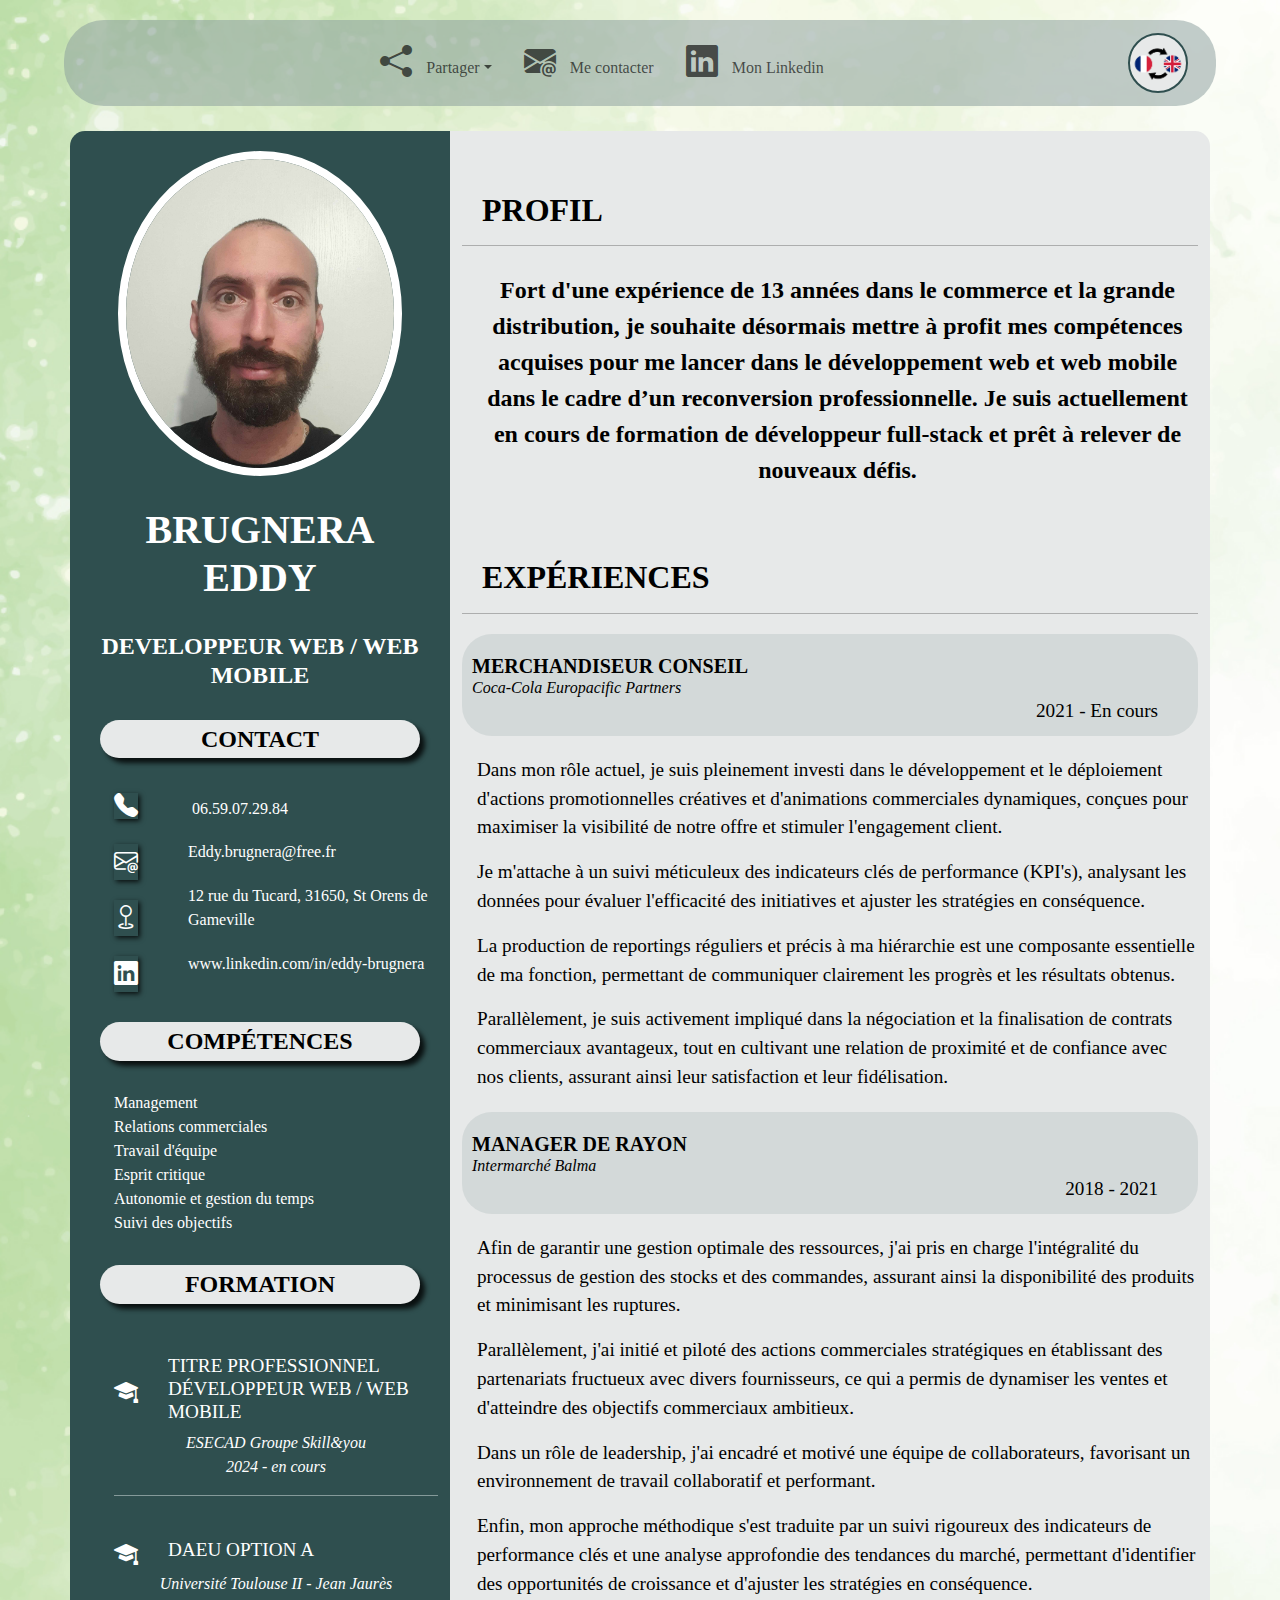
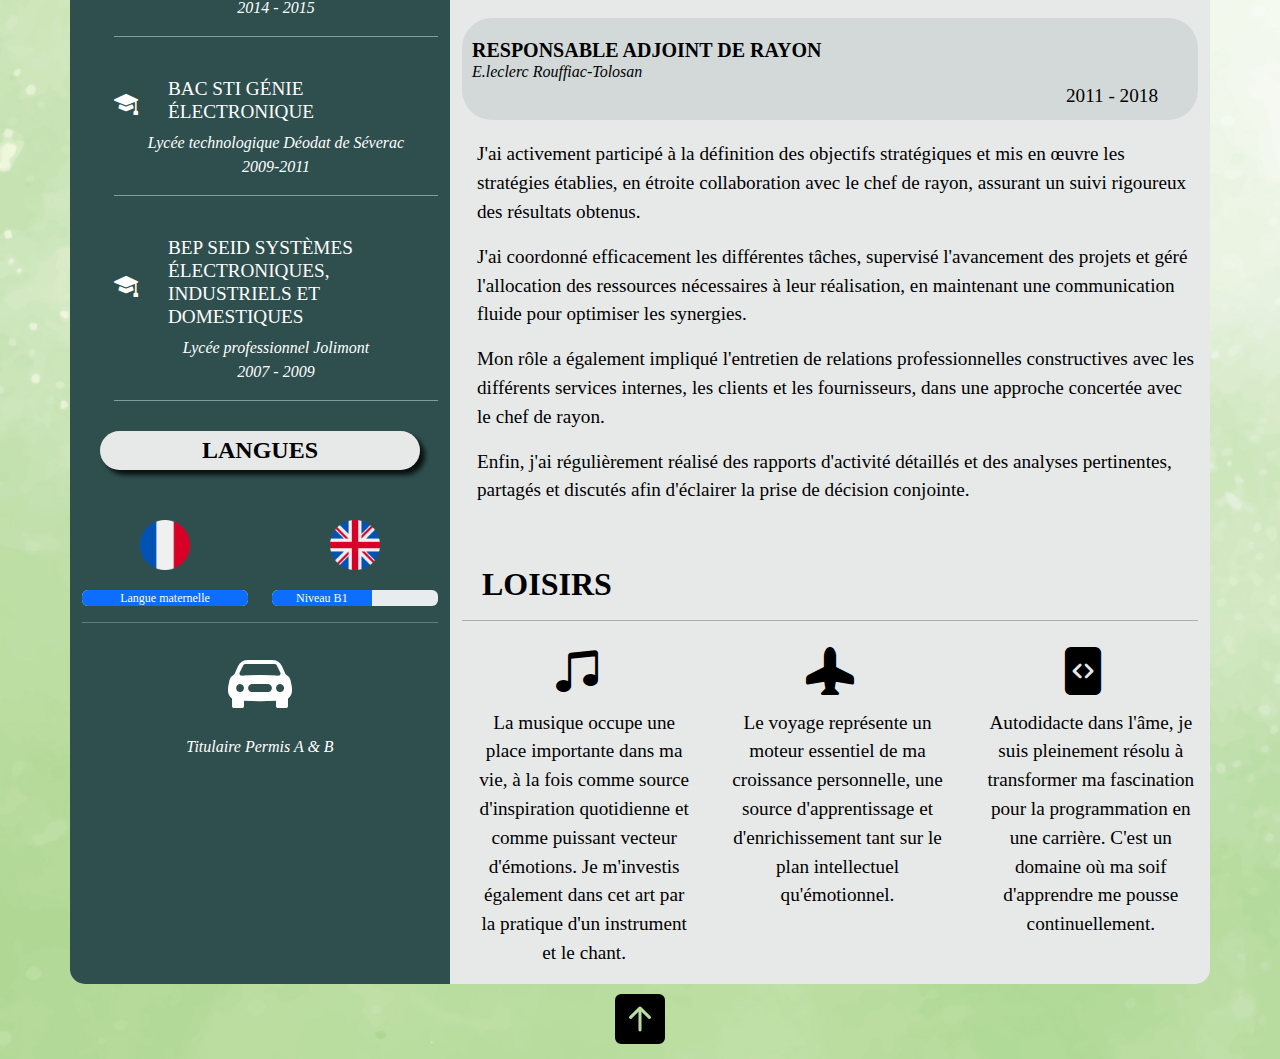
<file: index.html>
<!DOCTYPE html>
<html lang="fr">

<head>
    <meta charset="UTF-8">
    <meta name="viewport" content="width=device-width, initial-scale=1.0">
    <meta name="robots" content="noindex, nofollow">
    <title>Français - CV Brugnera Eddy</title>
    <link href="https://cdn.jsdelivr.net/npm/bootstrap@5.3.3/dist/css/bootstrap.min.css" rel="stylesheet">
    <link rel="stylesheet" href="https://cdn.jsdelivr.net/npm/bootstrap-icons@1.13.1/font/bootstrap-icons.min.css">
    <link href="css/styles.css" rel="stylesheet" type="text/css">
    <link rel="icon" type="image/x-icon" href="./img/favicon.ico">
    <link rel="preconnect" href="https://fonts.googleapis.com">
    <link rel="preconnect" href="https://fonts.gstatic.com" crossorigin>
    <link href="https://fonts.googleapis.com/css2?family=Great+Vibes&family=Tinos:ital,wght@0,400;0,700;1,400;1,700&display=swap" rel="stylesheet">
</head>

<body>
    <!-- ▬▬▬▬▬▬▬▬▬▬▬▬▬▬▬▬▬▬▬▬▬▬▬▬▬▬▬▬▬▬▬▬▬▬▬▬▬▬▬ -->
    <!-- ▬▬▬▬▬▬▬▬▬ BARRE DE NAVIGATION ▬▬▬▬▬▬▬▬▬ -->
    <!-- ▬▬▬▬▬▬▬▬▬▬▬▬▬▬▬▬▬▬▬▬▬▬▬▬▬▬▬▬▬▬▬▬▬▬▬▬▬▬▬ -->
    <nav class="navbar navbar-expand-lg" id="top">
        <div class="container-fluid">
            <button class="navbar-toggler ms-auto" type="button" data-bs-toggle="collapse" data-bs-target="#navbarNav" aria-controls="navbarNav" aria-expanded="false" aria-label="Toggle navigation">
                <span class="navbar-toggler-icon"></span>
            </button>
            <div class="collapse navbar-collapse justify-content-center" id="navbarNav">
                <ul class="navbar-nav nav-underline">
                    <li class="nav-item dropdown-center">
                        <a class="nav-link dropdown-toggle" href="#" role="button" data-bs-toggle="dropdown" aria-expanded="false"><span class=" nav-icon bi-share-fill"></span> Partager</a>
                        <ul class="dropdown-menu">
                            <li>
                                <a class="dropdown-item" href="mailto:?subject=CV%20en%20ligne%20Mr%20BRUGNERA%20EDDY&body=Bonjour,%0D%0A%0D%0AVeuillez%20trouver%20ci-dessous%20le%20lien%20vers%20le%20CV%20de%20monsieur%20Brugnera%20Eddy%20:%0D%0A%0D%0Ahttp://cv-bootstrap-anglais-francais.local%0D%0A%0D%0ACordialement." target="_blank">&#9644; E-mail &#9644;</a>
                            </li>
                            <li>
                                <a class="dropdown-item" href="https://www.linkedin.com/shareArticle?mini=true&url=http://cv-bootstrap-anglais-francais.local/&title=CV%20de%20monsieur%20Brugnera%20Eddy&summary=Voici%20le%20CV%20de%20monsieur%20Brugnera%20Eddy,%20consultable%20%C3%A0%27adresse%20suivante:%0D%0Ahttp://cv-bootstrap-anglais-francais.local/%0D%0ACordialement.&source=MonCV" target="_blank">&#9644; Linkedin &#9644;</a>
                            </li>
                        </ul>
                    </li>
                    <li class="nav-item">
                        <a class="nav-link" href="mailto:Eddy.brugnera@free.fr"><span class="nav-icon bi-envelope-at-fill"></span> Me contacter</a>
                    </li>
                    <li class="nav-item">
                        <a class="nav-link" href="https://www.linkedin.com/in/eddy-brugnera" target="_blank"><span class="nav-icon bi-linkedin"></span> Mon Linkedin</a>
                    </li>
                </ul>
            </div>
            <a class="navbar-brand order-lg-last" href="./Cv-English-version.html">
                <img src="./img/flag-switch.png" alt="Commutateur anglais-francais" class="switch-flag">
            </a>
        </div>
    </nav>
    <!-- ▬▬▬▬▬▬▬▬▬▬▬▬▬▬▬▬▬▬▬▬▬▬▬▬▬▬▬▬▬▬▬▬▬▬▬▬▬▬▬▬▬▬▬▬▬ -->
    <!-- ▬▬▬▬▬▬▬▬▬▬▬▬ CONTAINER PRINCIPAL ▬▬▬▬▬▬▬▬▬▬▬▬ -->
    <!-- ▬▬▬▬▬▬▬▬▬▬▬▬▬▬▬▬▬▬▬▬▬▬▬▬▬▬▬▬▬▬▬▬▬▬▬▬▬▬▬▬▬▬▬▬▬ -->
    <div class="container">
        <div class="row">

            <!-- ▬▬▬▬▬▬▬▬▬▬▬▬ PARTIE GAUCHE ▬▬▬▬▬▬▬▬▬▬▬▬ -->
            <div class="col-lg-4 col-m-6 left-side">
                <!-- PROFIL -->
                <div>
                    <img src="./img/Photo_id.jpg" alt="photo de profil" class="photo-profil">
                    <h1>Brugnera Eddy</h1>
                    <h4>Developpeur Web / Web mobile</h4>
                </div>
                <!-- CONTACT -->
                <div>
                    <h5>Contact</h5>
                    <ul>
                        <li>
                            <span class="contact-icon bi-telephone-fill"></span>
                            <span>06.59.07.29.84</span>
                        </li>
                        <li>
                            <a href="mailto:Eddy.brugnera@free.fr" target="_blank" class="d-flex align-items-center">
                                <span class="contact-icon bi-envelope-at"></span>
                                <span>Eddy.brugnera@free.fr</span>
                            </a>
                        </li>
                        <li>
                            <a href="https://www.google.fr/maps/place/..." target="_blank" class="d-flex align-items-center">
                                <span class="contact-icon bi-geo"></span>
                                <span>12 rue du Tucard, 31650, St Orens de Gameville</span>
                            </a>
                        </li>
                        <li>
                            <a href="https://www.linkedin.com/in/eddy-brugnera" target="_blank" class="d-flex align-items-center">
                                <span class="contact-icon bi-linkedin"></span>
                                <span>www.linkedin.com/in/eddy-brugnera</span>
                            </a>
                        </li>
                    </ul>
                </div>
                <!-- COMPETENCES -->
                <div>
                    <h5>Compétences</h5>
                    <ul>
                        <li>Management</li>
                        <li>Relations commerciales</li>
                        <li>Travail d'équipe</li>
                        <li>Esprit critique</li>
                        <li>Autonomie et gestion du temps</li>
                        <li>Suivi des objectifs</li>
                    </ul>
                </div>
                <!-- FORMATION -->
                <div>
                    <h5>Formation</h5>
                    <ul>
                        <li class="list-item">
                            <div class="d-flex align-items-center">
                                <span class="school-icon bi-mortarboard-fill"></span>
                                <h6>Titre professionnel Développeur Web / Web mobile</h6>
                            </div>
                            <p>
                                ESECAD Groupe Skill&you <br>
                                2024 - en cours
                            </p>
                        </li>
                        <li class="list-item">
                            <div class="d-flex align-items-center">
                                <span class="school-icon bi-mortarboard-fill"></span>
                                <h6>DAEU option A</h6>
                            </div>
                            <p>
                                Université Toulouse II - Jean Jaurès<br>
                                2014 - 2015
                            </p>
                        </li>
                        <li class="list-item">
                            <div class="d-flex align-items-center">
                                <span class="school-icon bi-mortarboard-fill"></span>
                                <h6>BAC STI Génie Électronique</h6>
                            </div>
                            <p>
                                Lycée technologique Déodat de Séverac<br>
                                2009-2011
                            </p>
                        </li>
                        <li class="list-item">
                            <div class="d-flex align-items-center">
                                <span class="school-icon bi-mortarboard-fill"></span>
                                <h6>BEP SEID Systèmes Électroniques, Industriels et Domestiques</h6>
                            </div>
                            <p>
                                Lycée professionnel Jolimont<br>
                                2007 - 2009
                            </p>
                        </li>
                    </ul>
                </div>
                <!-- LANGUES -->
                <div>
                    <h5>langues</h5>
                    <div class="row">
                        <div class="col-xl-6 col-md-12">
                            <img src="img/france.png" class="lang-icon" alt="logo drapeau français">
                            <div class="progress" role="progressbar" aria-label="Example with label" aria-valuenow="5" aria-valuemin="0" aria-valuemax="5">
                                <div class="progress-bar" style="width: 100%">Langue maternelle</div>
                            </div>
                        </div>
                        <div class="col-xl-6 col-md-12">
                            <img src="img/royaume-uni.png" class="lang-icon" alt="logo drapeau anglais">
                            <div class="progress" role="progressbar" aria-label="Example with label" aria-valuenow="3" aria-valuemin="0" aria-valuemax="5">
                                <div class="progress-bar" style="width: 60%">Niveau B1</div>
                            </div>
                        </div>
                    </div>
                </div>
                <hr>
                <!-- COMPLEMENT -->
                <div>
                    <span class="car-icon bi-car-front-fill"></span>
                    <p>Titulaire Permis A & B</p>
                </div>
            </div>

            <!-- ▬▬▬▬▬▬▬▬▬▬▬▬ PARTIE DROITE ▬▬▬▬▬▬▬▬▬▬▬▬ -->
            <div class="col-lg-8 col-m-6 right-side">
                <!-- INTRO -->
                <div>
                    <h4>Profil</h4>
                    <hr>
                    <p class="intro">
                        Fort d'une expérience de 13 années dans le commerce et la grande
                        distribution, je souhaite désormais mettre à profit mes compétences acquises
                        pour me lancer dans le développement web et web mobile dans le cadre d’un
                        reconversion professionnelle. Je suis actuellement en cours de formation de
                        développeur full-stack et prêt à relever de nouveaux défis.
                    </p>
                </div>
                <!-- EXPERIENCES -->
                <div>
                    <h4>Expériences</h4>
                    <hr>
                    <ul>
                        <li>
                            <div class="header-exp">
                                <h5>Merchandiseur conseil</h5>
                                <a href="#" data-bs-toggle="modal" data-bs-target="#ModalCCEP">
                                    <h6>Coca-Cola Europacific Partners</h6>
                                </a>
                                <span class="date">2021 - En cours</span>
                            </div>
                            <div class="modal fade" id="ModalCCEP" tabindex="-1" aria-labelledby="ModalCCEPLabel" aria-hidden="true"> <!-- FENETRE MODAL -->
                                <div class="modal-dialog modal-dialog-centered">
                                    <div class="modal-content">
                                        <div class="modal-header">
                                            <img src="./img/logo-v2.svg" alt="" class="img-modal">
                                            <h6 class="modal-title" id="ModalCCEPLabel"> Informations sur Coca-Cola Europacific Partners</h6>
                                            <button type="button" class="btn-close" data-bs-dismiss="modal" aria-label="Close"></button>
                                        </div>
                                        <div class="modal-body">
                                            <p class="d-flex align-items-center">
                                                <span class="modal-icon bi-geo"></span>
                                                9 Chem. de Bretagne, 92130 Issy-les-Moulineaux
                                            </p>
                                            <p class="d-flex align-items-center">
                                                <span class="modal-icon bi-telephone-fill"></span>
                                                01 58 00 26 00
                                            </p>
                                            <p class="d-flex align-items-center">
                                                <span class="modal-icon bi-globe"></span>
                                                <a href="https://www.cocacolaep.com/fr/">https://www.cocacolaep.com/fr</a>
                                            </p>
                                        </div>
                                    </div>
                                </div>
                            </div>
                            <p>
                                Dans mon rôle actuel, je suis pleinement investi dans le développement et le déploiement
                                d'actions promotionnelles créatives et d'animations commerciales
                                dynamiques, conçues pour maximiser la visibilité de notre offre et stimuler l'engagement
                                client.
                            </p>
                            <p>
                                Je m'attache à un suivi méticuleux des indicateurs clés de performance &#40;KPI's&#41;,
                                analysant les données pour évaluer l'efficacité des initiatives et ajuster les
                                stratégies en conséquence.
                            </p>
                            <p>
                                La production de reportings réguliers et précis à ma hiérarchie est une composante
                                essentielle de ma fonction, permettant de communiquer clairement les progrès et les
                                résultats obtenus.
                            </p>
                            <p>
                                Parallèlement, je suis activement impliqué dans la négociation et la finalisation de
                                contrats commerciaux avantageux, tout en cultivant une relation de proximité
                                et de confiance avec nos clients, assurant ainsi leur satisfaction et leur fidélisation.
                            </p>
                        </li>
                        <li>
                            <div class="header-exp">
                                <h5>Manager de rayon</h5>
                                <a href="#" data-bs-toggle="modal" data-bs-target="#ModalInter">
                                    <h6>Intermarché Balma</h6>
                                </a>
                                <span class="date">2018 - 2021</span>
                            </div>
                            <div class="modal fade" id="ModalInter" tabindex="-1" aria-labelledby="ModalInterLabel" aria-hidden="true"> <!-- FENETRE MODAL --> 
                                <div class="modal-dialog modal-dialog-centered">
                                    <div class="modal-content">
                                        <div class="modal-header">
                                            <img src="./img/logoIntermarche.svg" alt="" class="img-modal">
                                            <h6 class="modal-title" id="ModalInterLabel"> Informations sur Intermarché Balma</h6>
                                            <button type="button" class="btn-close" data-bs-dismiss="modal" aria-label="Close"></button>
                                        </div>
                                        <div class="modal-body">
                                            <p class="d-flex align-items-center">
                                                <span class="modal-icon bi-geo"></span>
                                                31 avenue des Arènes, 31130 Balma
                                            </p>
                                            <p class="d-flex align-items-center">
                                                <span class="modal-icon bi-telephone-fill"></span>
                                                05 61 24 75 00
                                            </p>
                                            <p class="d-flex align-items-center">
                                                <span class="modal-icon bi-globe"></span>
                                                <a href="https://www.intermarche.com/magasins/11833/balma-31130/infos-pratiques">https://www.intermarche.com/magasins/11833/balma-31130/infos-pratiques</a>
                                            </p>
                                        </div>
                                    </div>
                                </div>
                            </div>
                            <p>
                                Afin de garantir une gestion optimale des ressources, j'ai pris en charge l'intégralité
                                du processus de gestion des stocks et des commandes, assurant ainsi
                                la disponibilité des produits et minimisant les ruptures.
                            </p>
                            <p>
                                Parallèlement, j'ai initié et piloté des actions commerciales stratégiques en
                                établissant des
                                partenariats fructueux avec divers fournisseurs, ce qui a permis de dynamiser les ventes
                                et d'atteindre des objectifs commerciaux ambitieux.
                            </p>
                            <p>
                                Dans un rôle de
                                leadership, j'ai encadré et motivé une équipe de collaborateurs, favorisant un
                                environnement de travail collaboratif et performant.
                            </p>
                            <p>
                                Enfin, mon approche méthodique
                                s'est traduite par un suivi rigoureux des indicateurs de performance clés et une analyse
                                approfondie des tendances du marché, permettant d'identifier des
                                opportunités de croissance et d'ajuster les stratégies en conséquence.
                            </p>
                        </li>
                        <li>
                            <div class="header-exp">
                                <h5>Responsable Adjoint de rayon</h5>
                                <a href="#" data-bs-toggle="modal" data-bs-target="#ModalLcl">
                                    <h6>E.leclerc Rouffiac-Tolosan</h6>
                                </a>
                                <span class="date">2011 - 2018</span>
                            </div>
                            <div class="modal fade" id="ModalLcl" tabindex="-1" aria-labelledby="ModalLclLabel" aria-hidden="true"> <!-- FENETRE MODAL -->
                                <div class="modal-dialog modal-dialog-centered">
                                    <div class="modal-content">
                                        <div class="modal-header">
                                            <img src="./img/lcl.png" alt="" class="img-modal">
                                            <h6 class="modal-title" id="ModalLclLabel"> Informations sur E.Leclerc Rouffiac-Tolosan</h6>
                                            <button type="button" class="btn-close" data-bs-dismiss="modal" aria-label="Close"></button>
                                        </div>
                                        <div class="modal-body">
                                            <p class="d-flex align-items-center">
                                                <span class="modal-icon bi-geo"></span>
                                                Rd 888 Route D'albi, 31180 Rouffiac-tolosan
                                            </p>
                                            <p class="d-flex align-items-center">
                                                <span class="modal-icon bi-telephone-fill"></span>
                                                05 61 37 89 37
                                            </p>
                                            <p class="d-flex align-items-center">
                                                <span class="modal-icon bi-globe"></span>
                                                <a href="https://www.e.leclerc/mag/e-leclerc-rouffiac">https://www.e.leclerc/mag/e-leclerc-rouffiac</a>
                                            </p>
                                        </div>
                                    </div>
                                </div>
                            </div>
                            <p>
                                J'ai activement participé à la définition des objectifs stratégiques et mis en œuvre les
                                stratégies établies, en étroite collaboration avec le chef de rayon,
                                assurant un suivi rigoureux des résultats obtenus.
                            </p>
                            <p>
                                J'ai coordonné efficacement les différentes tâches, supervisé l'avancement des projets
                                et géré l'allocation
                                des ressources nécessaires à leur réalisation, en maintenant une communication fluide
                                pour optimiser les synergies.
                            </p>
                            <p>
                                Mon rôle a également impliqué l'entretien de
                                relations professionnelles constructives avec les différents services internes, les
                                clients et les fournisseurs, dans une approche concertée avec le chef de rayon.
                            </p>
                            <p>
                                Enfin, j'ai régulièrement réalisé des rapports d'activité détaillés et des analyses
                                pertinentes, partagés et discutés afin d'éclairer la prise de décision conjointe.
                            </p>
                        </li>
                    </ul>
                </div>
                <!-- LOISIRS -->
                <div>
                    <h4>Loisirs</h4>
                    <hr>
                    <div class="row">
                        <div class="col-xl-4 col-sm-12 d-flex flex-column align-items-center text-center">
                            <span class="hobb-icon bi-music-note-beamed"></span>
                            <p>
                                La musique occupe une place importante dans ma vie, à la fois comme source d'inspiration
                                quotidienne et comme puissant vecteur d'émotions.
                                Je m'investis également dans cet art par la pratique d'un instrument et le chant.
                            </p>
                        </div>
                        <div class="col-xl-4 col-sm-12 d-flex flex-column align-items-center text-center">
                            <span class="hobb-icon bi-airplane-fill"></span>
                            <p>
                                Le voyage représente un moteur essentiel de ma croissance personnelle, une source
                                d'apprentissage et d'enrichissement tant sur le plan intellectuel qu'émotionnel.
                            </p>
                        </div>
                        <div class="col-xl-4 col-sm-12 d-flex flex-column align-items-center text-center">
                            <span class="hobb-icon bi-file-code-fill"></span>
                            <p>
                                Autodidacte dans l'âme, je suis pleinement résolu à transformer ma fascination pour la
                                programmation en une carrière. C'est un domaine où ma soif d'apprendre me pousse
                                continuellement.
                            </p>
                        </div>
                    </div>
               </div> 
            </div>
        </div>
    </div>
    <!-- ▬▬▬▬▬▬▬▬▬▬▬▬▬▬▬▬▬▬▬▬▬▬▬▬▬▬▬▬▬▬▬▬▬▬▬▬▬▬▬▬▬▬▬▬▬ -->
    <!-- ▬▬▬▬▬▬▬▬▬▬▬▬▬▬▬▬▬▬▬ FOOTER ▬▬▬▬▬▬▬▬▬▬▬▬▬▬▬▬▬▬ -->
    <!-- ▬▬▬▬▬▬▬▬▬▬▬▬▬▬▬▬▬▬▬▬▬▬▬▬▬▬▬▬▬▬▬▬▬▬▬▬▬▬▬▬▬▬▬▬▬ -->
    <div class="container">
        <div class="col-12 text-center">
            <div>
                <a href="#top" class="bi-arrow-up-square-fill"></a>
            </div>
        </div>
    </div>
    <script src="https://cdn.jsdelivr.net/npm/bootstrap@5.3.3/dist/js/bootstrap.bundle.min.js"></script>
</body>
</html>
</file>
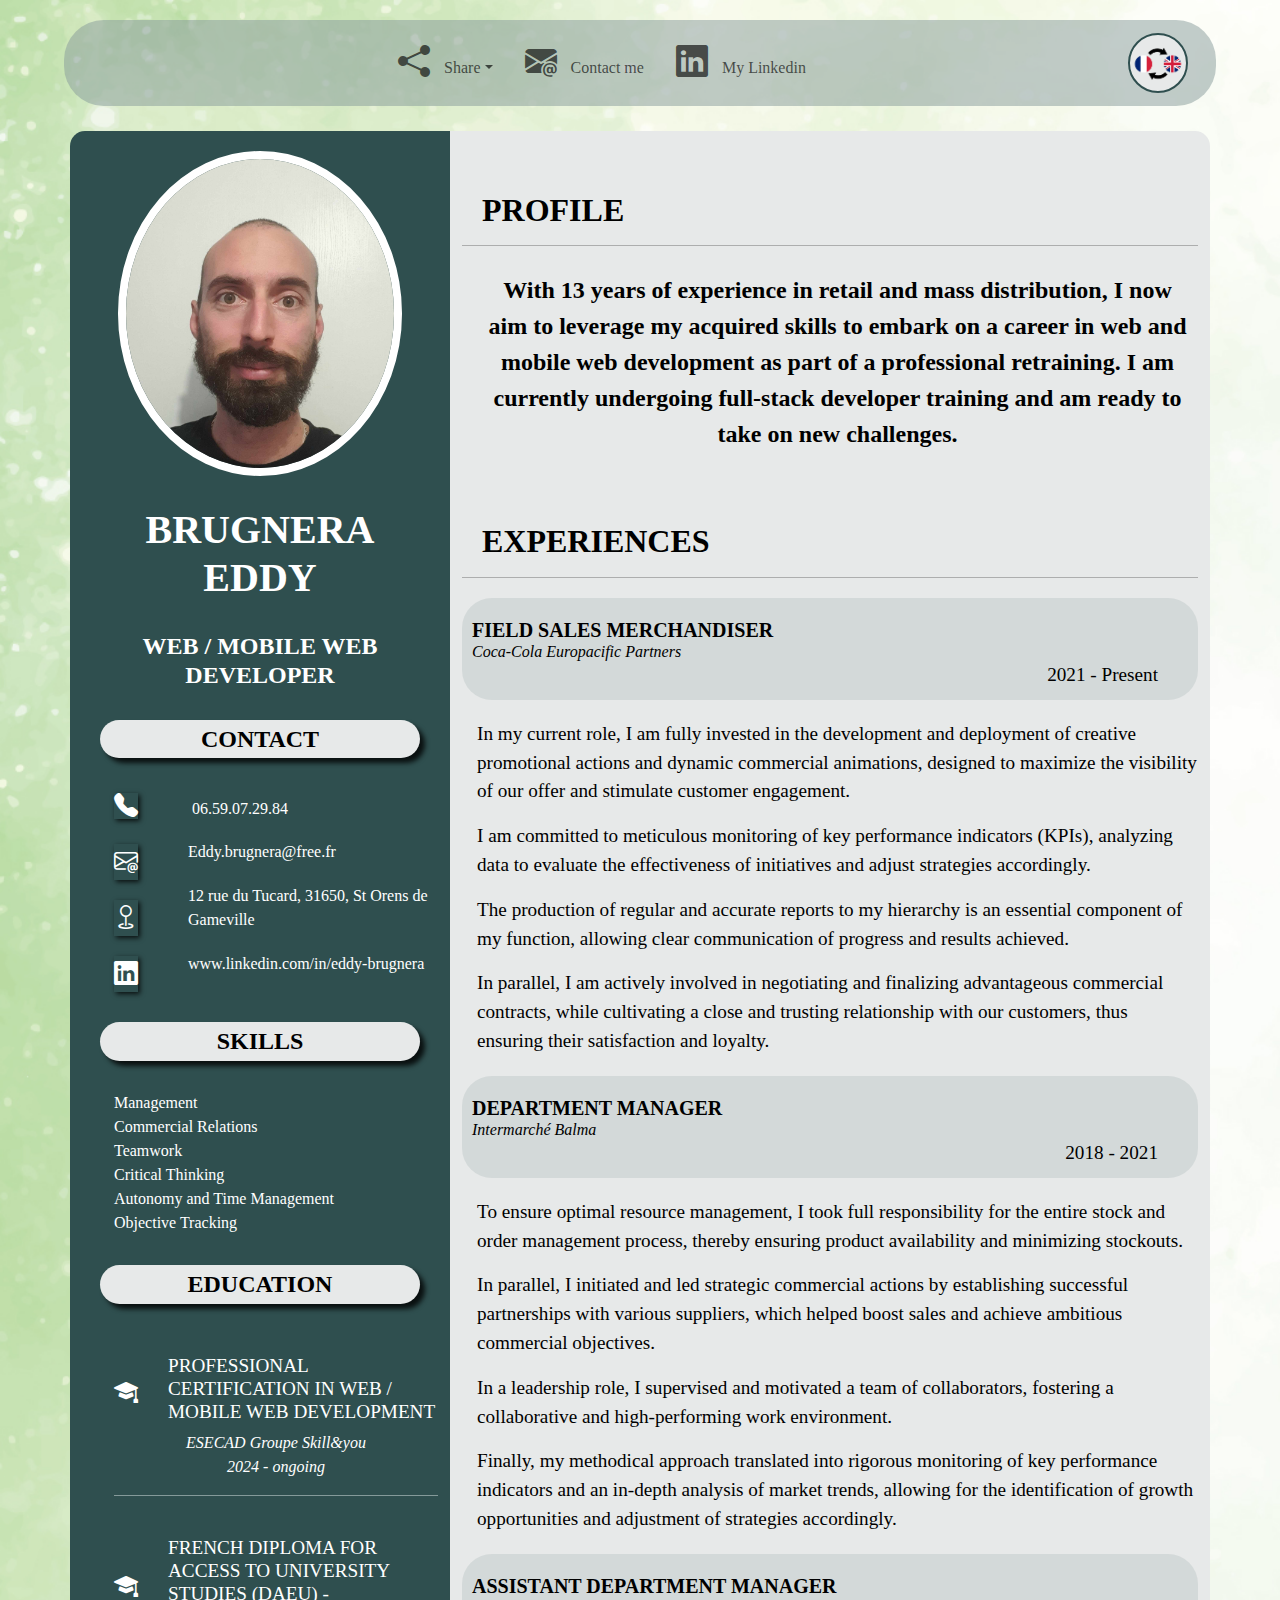
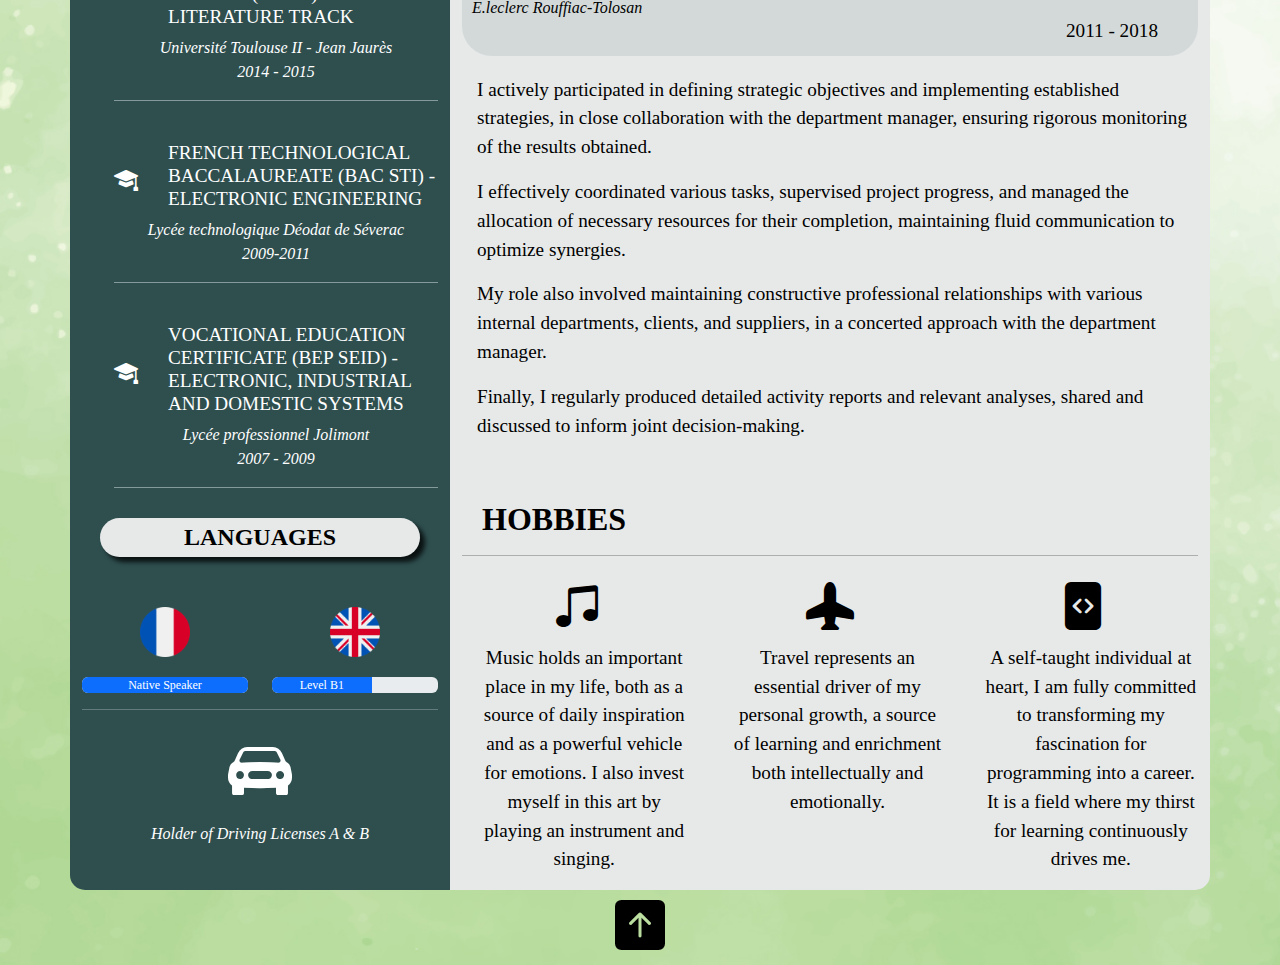
<file: Cv-English-version.html>
<!DOCTYPE html>
<html lang="en">

<head>
    <meta charset="UTF-8">
    <meta name="viewport" content="width=device-width, initial-scale=1.0">
    <meta name="robots" content="noindex, nofollow">
    <title>English - CV Brugnera Eddy</title>
    <link href="https://cdn.jsdelivr.net/npm/bootstrap@5.3.3/dist/css/bootstrap.min.css" rel="stylesheet">
    <link rel="stylesheet" href="https://cdn.jsdelivr.net/npm/bootstrap-icons@1.13.1/font/bootstrap-icons.min.css">
    <link href="css/styles.css" rel="stylesheet" type="text/css">
    <link rel="icon" type="image/x-icon" href="./img/favicon.ico">
    <link rel="preconnect" href="https://fonts.googleapis.com">
    <link rel="preconnect" href="https://fonts.gstatic.com" crossorigin>
    <link href="https://fonts.googleapis.com/css2?family=Great+Vibes&family=Tinos:ital,wght@0,400;0,700;1,400;1,700&display=swap" rel="stylesheet">
</head>

<body>
    <!-- ▬▬▬▬▬▬▬▬▬▬▬▬▬▬▬▬▬▬▬▬▬▬▬▬▬▬▬▬▬▬▬▬▬▬▬▬▬▬▬ -->
    <!-- ▬▬▬▬▬▬▬▬▬ BARRE DE NAVIGATION ▬▬▬▬▬▬▬▬▬ -->
    <!-- ▬▬▬▬▬▬▬▬▬▬▬▬▬▬▬▬▬▬▬▬▬▬▬▬▬▬▬▬▬▬▬▬▬▬▬▬▬▬▬ -->
    <nav class="navbar navbar-expand-lg" id="top">
        <div class="container-fluid">
            <button class="navbar-toggler ms-auto" type="button" data-bs-toggle="collapse" data-bs-target="#navbarNav"
                aria-controls="navbarNav" aria-expanded="false" aria-label="Toggle navigation">
                <span class="navbar-toggler-icon"></span>
            </button>
            <div class="collapse navbar-collapse justify-content-center" id="navbarNav">
                <ul class="navbar-nav nav-underline">
                    <li class="nav-item dropdown-center">
                        <a class="nav-link dropdown-toggle" href="#" role="button" data-bs-toggle="dropdown" aria-expanded="false"><span class=" nav-icon bi-share-fill"></span> Share</a>
                        <ul class="dropdown-menu">
                            <li>
                                <a class="dropdown-item"
                                    href="mailto:?subject=Online%20Resume%20Mr%20BRUGNERA%20EDDY&body=Hello,%0D%0A%0D%0APlease%20find%20below%20the%20link%20to%20Mr.%20Brugnera%20Eddy's%20resume:%0D%0A%0D%0Ahttp://cv-bootstrap-anglais-francais.local%0D%0A%0D%0ABest%20regards."
                                    target="_blank">&#9644; E-mail &#9644;</a>
                            </li>
                            <li>
                                <a class="dropdown-item"
                                    href="https://www.linkedin.com/shareArticle?mini=true&url=http://cv-bootstrap-anglais-francais.local/&title=Mr.%20Brugnera%20Eddy's%20Resume&summary=Here%20is%20Mr.%20Brugnera%20Eddy's%20resume,%20available%20at%20the%20following%20address:%0D%0Ahttp://cv-bootstrap-anglais-francais.local/%0D%0ABest%20regards.&source=MyOnlineResume"
                                    target="_blank">&#9644; Linkedin &#9644;</a>
                            </li>
                        </ul>
                    </li>
                    <li class="nav-item">
                        <a class="nav-link" href="mailto:Eddy.brugnera@free.fr"><span class="nav-icon bi-envelope-at-fill"></span> Contact me</a>
                    </li>
                    <li class="nav-item">
                        <a class="nav-link" href="https://www.linkedin.com/in/eddy-brugnera" target="_blank"><span class="nav-icon bi-linkedin"></span> My Linkedin</a>
                    </li>
                </ul>
            </div>
            <a class="navbar-brand order-lg-last" href="./index.html">
                <img src="./img/flag-switch.png" alt="English-French language switch" class="switch-flag">
            </a>
        </div>
    </nav>
    <!-- ▬▬▬▬▬▬▬▬▬▬▬▬▬▬▬▬▬▬▬▬▬▬▬▬▬▬▬▬▬▬▬▬▬▬▬▬▬▬▬▬▬▬▬▬▬ -->
    <!-- ▬▬▬▬▬▬▬▬▬▬▬▬ CONTAINER PRINCIPAL ▬▬▬▬▬▬▬▬▬▬▬▬ -->
    <!-- ▬▬▬▬▬▬▬▬▬▬▬▬▬▬▬▬▬▬▬▬▬▬▬▬▬▬▬▬▬▬▬▬▬▬▬▬▬▬▬▬▬▬▬▬▬ -->
    <div class="container">
        <div class="row">
            <!-- ▬▬▬▬▬▬▬▬▬▬▬▬ PARTIE GAUCHE ▬▬▬▬▬▬▬▬▬▬▬▬ -->
            <div class="col-lg-4 col-m-6 left-side">
                <!-- PROFIL -->
                <div>
                    <img src="./img/Photo_id.jpg" alt="profile picture" class="photo-profil">
                    <h1>Brugnera Eddy</h1>
                    <h4>Web / Mobile Web Developer</h4>
                </div>
                <!-- CONTACT -->
                <div>
                    <h5>Contact</h5>
                    <ul>
                        <li>
                            <span class="contact-icon bi-telephone-fill"></span>
                            <span>06.59.07.29.84</span>
                        </li>
                        <li>
                            <a href="mailto:Eddy.brugnera@free.fr" target="_blank" class="d-flex align-items-center">
                                <span class="contact-icon bi-envelope-at"></span>
                                <span>Eddy.brugnera@free.fr</span>
                            </a>
                        </li>
                        <li>
                            <a href="https://www.google.fr/maps/place/..." target="_blank" class="d-flex align-items-center">
                                <span class="contact-icon bi-geo"></span>
                                <span>12 rue du Tucard, 31650, St Orens de Gameville</span>
                            </a>
                        </li>
                        <li>
                            <a href="https://www.linkedin.com/in/eddy-brugnera" target="_blank" class="d-flex align-items-center">
                                <span class="contact-icon bi-linkedin"></span>
                                <span>www.linkedin.com/in/eddy-brugnera</span>
                            </a>
                        </li>
                    </ul>
                </div>
                <!-- COMPETENCES -->
                <div>
                    <h5>Skills</h5>
                    <ul>
                        <li>Management</li>
                        <li>Commercial Relations</li>
                        <li>Teamwork</li>
                        <li>Critical Thinking</li>
                        <li>Autonomy and Time Management</li>
                        <li>Objective Tracking</li>
                    </ul>
                </div>
                <!-- FORMATION -->
                <div>
                    <h5>Education</h5>
                    <ul>
                        <li class="list-item">
                            <div class="d-flex align-items-center">
                                <span class="school-icon bi-mortarboard-fill"></span>
                                <h6>Professional Certification in Web / Mobile Web Development</h6>
                            </div>
                            <p>
                                ESECAD Groupe Skill&you <br>
                                2024 - ongoing
                            </p>
                        </li>
                        <li class="list-item">
                            <div class="d-flex align-items-center">
                                <span class="school-icon bi-mortarboard-fill"></span>
                                <h6>French Diploma for Access to University Studies (DAEU) - Literature Track</h6>
                            </div>
                            <p>
                                Université Toulouse II - Jean Jaurès<br>
                                2014 - 2015
                            </p>
                        </li>
                        <li class="list-item">
                            <div class="d-flex align-items-center">
                                <span class="school-icon bi-mortarboard-fill"></span>
                                <h6>French Technological Baccalaureate (BAC STI) - Electronic Engineering</h6>
                            </div>
                            <p>
                                Lycée technologique Déodat de Séverac<br>
                                2009-2011
                            </p>
                        </li>
                        <li class="list-item">
                            <div class="d-flex align-items-center">
                                <span class="school-icon bi-mortarboard-fill"></span>
                                <h6>Vocational Education Certificate (BEP SEID) - Electronic, Industrial and Domestic Systems</h6>
                            </div>
                            <p>
                                Lycée professionnel Jolimont<br>
                                2007 - 2009
                            </p>
                        </li>
                    </ul>
                </div>
                <!-- LANGUES -->
                <div>
                    <h5>Languages</h5>
                    <div class="row">
                        <div class="col-xl-6 col-md-12">
                            <img src="img/france.png" class="lang-icon" alt="French flag logo">
                            <div class="progress" role="progressbar" aria-label="Example with label" aria-valuenow="5" aria-valuemin="0" aria-valuemax="5">
                                <div class="progress-bar" style="width: 100%">Native Speaker</div>
                            </div>
                        </div>
                        <div class="col-xl-6 col-md-12">
                            <img src="img/royaume-uni.png" class="lang-icon" alt="UK flag logo">
                            <div class="progress" role="progressbar" aria-label="Example with label" aria-valuenow="3" aria-valuemin="0" aria-valuemax="5">
                                <div class="progress-bar" style="width: 60%">Level B1</div>
                            </div>
                        </div>
                    </div>
                </div>
                <hr>
                <!-- COMPLEMENT -->
                <div>
                    <span class="car-icon bi-car-front-fill"></span>
                    <p>Holder of Driving Licenses A & B</p>
                </div>
            </div>
            <!-- ▬▬▬▬▬▬▬▬▬▬▬▬ PARTIE DROITE ▬▬▬▬▬▬▬▬▬▬▬▬ -->
            <div class="col-lg-8 col-m-6 right-side">
                <!-- INTRO -->
                <div>
                    <h4>Profile</h4>
                    <hr>
                    <p class="intro">
                        With 13 years of experience in retail and mass distribution, I now aim to leverage my acquired skills
                        to embark on a career in web and mobile web development as part of a
                        professional retraining. I am currently undergoing full-stack developer training and am ready to
                        take on new challenges.
                    </p>
                </div>
                <!-- EXPERIENCES -->
                <div>
                    <h4>Experiences</h4>
                    <hr>
                    <ul>
                        <li>
                            <div class="header-exp">
                                <h5>Field Sales Merchandiser</h5>
                                <a href="#" data-bs-toggle="modal" data-bs-target="#ModalCCEP">
                                    <h6>Coca-Cola Europacific Partners</h6>
                                </a>
                                <span class="date">2021 - Present</span>
                            </div>
                            <div class="modal fade" id="ModalCCEP" tabindex="-1" aria-labelledby="ModalCCEPLabel" aria-hidden="true"> <div class="modal-dialog modal-dialog-centered">
                                    <div class="modal-content">
                                        <div class="modal-header">
                                            <img src="./img/logo-v2.svg" alt="Coca-Cola Europacific Partners logo" class="img-modal">
                                            <h6 class="modal-title" id="ModalCCEPLabel"> Information on Coca-Cola Europacific Partners</h6>
                                            <button type="button" class="btn-close" data-bs-dismiss="modal" aria-label="Close"></button>
                                        </div>
                                        <div class="modal-body">
                                            <p class="d-flex align-items-center">
                                                <span class="modal-icon bi-geo"></span>
                                                9 Chem. de Bretagne, 92130 Issy-les-Moulineaux
                                            </p>
                                            <p class="d-flex align-items-center">
                                                <span class="modal-icon bi-telephone-fill"></span>
                                                01 58 00 26 00
                                            </p>
                                            <p class="d-flex align-items-center">
                                                <span class="modal-icon bi-globe"></span>
                                                <a href="https://www.cocacolaep.com/fr/">https://www.cocacolaep.com/fr</a>
                                            </p>
                                        </div>
                                    </div>
                                </div>
                            </div>
                            <p>
                                In my current role, I am fully invested in the development and deployment
                                of creative promotional actions and dynamic commercial animations,
                                designed to maximize the visibility of our offer and stimulate customer engagement.
                            </p>
                            <p>
                                I am committed to meticulous monitoring of key performance indicators (KPIs),
                                analyzing data to evaluate the effectiveness of initiatives and adjust strategies accordingly.
                            </p>
                            <p>
                                The production of regular and accurate reports to my hierarchy is an essential
                                component of my function, allowing clear communication of progress and
                                results achieved.
                            </p>
                            <p>
                                In parallel, I am actively involved in negotiating and finalizing
                                advantageous commercial contracts, while cultivating a close and trusting
                                relationship with our customers, thus ensuring their satisfaction and loyalty.
                            </p>
                        </li>
                        <li>
                            <div class="header-exp">
                                <h5>Department Manager</h5>
                                <a href="#" data-bs-toggle="modal" data-bs-target="#ModalInter">
                                    <h6>Intermarché Balma</h6>
                                </a>
                                <span class="date">2018 - 2021</span>
                            </div>
                            <div class="modal fade" id="ModalInter" tabindex="-1" aria-labelledby="ModalInterLabel" aria-hidden="true"> <div class="modal-dialog modal-dialog-centered">
                                    <div class="modal-content">
                                        <div class="modal-header">
                                            <img src="./img/logoIntermarche.svg" alt="Intermarché Balma logo" class="img-modal">
                                            <h6 class="modal-title" id="ModalInterLabel"> Information on Intermarché Balma</h6>
                                            <button type="button" class="btn-close" data-bs-dismiss="modal" aria-label="Close"></button>
                                        </div>
                                        <div class="modal-body">
                                            <p class="d-flex align-items-center">
                                                <span class="modal-icon bi-geo"></span>
                                                31 avenue des Arènes, 31130 Balma
                                            </p>
                                            <p class="d-flex align-items-center">
                                                <span class="modal-icon bi-telephone-fill"></span>
                                                05 61 24 75 00
                                            </p>
                                            <p class="d-flex align-items-center">
                                                <span class="modal-icon bi-globe"></span>
                                                <a href="https://www.intermarche.com/magasins/11833/balma-31130/infos-pratiques">https://www.intermarche.com/magasins/11833/balma-31130/infos-pratiques</a>
                                            </p>
                                        </div>
                                    </div>
                                </div>
                            </div>
                            <p>
                                To ensure optimal resource management, I took full responsibility for the entire
                                stock and order management process, thereby ensuring product availability and minimizing
                                stockouts.
                            </p>
                            <p>
                                In parallel, I initiated and led strategic commercial actions by
                                establishing successful partnerships with various suppliers, which helped boost sales
                                and achieve ambitious commercial objectives.
                            </p>
                            <p>
                                In a leadership role, I supervised and motivated a team of collaborators, fostering a
                                collaborative and high-performing work environment.
                            </p>
                            <p>
                                Finally, my methodical approach translated into rigorous monitoring of key performance
                                indicators and an in-depth analysis of market trends, allowing for the identification of
                                growth opportunities and adjustment of strategies accordingly.
                            </p>
                        </li>
                        <li>
                            <div class="header-exp">
                                <h5>Assistant Department Manager</h5>
                                <a href="#" data-bs-toggle="modal" data-bs-target="#ModalLcl">
                                    <h6>E.leclerc Rouffiac-Tolosan</h6>
                                </a>
                                <span class="date">2011 - 2018</span>
                            </div>
                            <div class="modal fade" id="ModalLcl" tabindex="-1" aria-labelledby="ModalLclLabel" aria-hidden="true"> <div class="modal-dialog modal-dialog-centered">
                                    <div class="modal-content">
                                        <div class="modal-header">
                                            <img src="./img/lcl.png" alt="E.Leclerc Rouffiac-Tolosan logo" class="img-modal">
                                            <h6 class="modal-title" id="ModalLclLabel"> Information on E.Leclerc Rouffiac-Tolosan</h6>
                                            <button type="button" class="btn-close" data-bs-dismiss="modal" aria-label="Close"></button>
                                        </div>
                                        <div class="modal-body">
                                            <p class="d-flex align-items-center">
                                                <span class="modal-icon bi-geo"></span>
                                                Rd 888 Route D'albi, 31180 Rouffiac-tolosan
                                            </p>
                                            <p class="d-flex align-items-center">
                                                <span class="modal-icon bi-telephone-fill"></span>
                                                05 61 37 89 37
                                            </p>
                                            <p class="d-flex align-items-center">
                                                <span class="modal-icon bi-globe"></span>
                                                <a href="https://www.e.leclerc/mag/e-leclerc-rouffiac">https://www.e.leclerc/mag/e-leclerc-rouffiac</a>
                                            </p>
                                        </div>
                                    </div>
                                </div>
                            </div>
                            <p>
                                I actively participated in defining strategic objectives and implementing established
                                strategies, in close collaboration with the department manager,
                                ensuring rigorous monitoring of the results obtained.
                            </p>
                            <p>
                                I effectively coordinated various tasks, supervised project progress,
                                and managed the allocation of necessary resources for their completion,
                                maintaining fluid communication to optimize synergies.
                            </p>
                            <p>
                                My role also involved maintaining constructive professional relationships with various
                                internal departments, clients, and suppliers, in a concerted approach with the department manager.
                            </p>
                            <p>
                                Finally, I regularly produced detailed activity reports and relevant analyses,
                                shared and discussed to inform joint decision-making.
                            </p>
                        </li>
                    </ul>
                </div>
                <!-- LOISIRS -->
                <div>
                    <h4>Hobbies</h4>
                    <hr>
                    <div class="row">
                        <div class="col-xl-4 col-sm-12 d-flex flex-column align-items-center text-center">
                            <span class="hobb-icon bi-music-note-beamed"></span>
                            <p>
                                Music holds an important place in my life, both as a source of daily inspiration
                                and as a powerful vehicle for emotions.
                                I also invest myself in this art by playing an instrument and singing.
                            </p>
                        </div>
                        <div class="col-xl-4 col-sm-12 d-flex flex-column align-items-center text-center">
                            <span class="hobb-icon bi-airplane-fill"></span>
                            <p>
                                Travel represents an essential driver of my personal growth, a source
                                of learning and enrichment both intellectually and emotionally.
                            </p>
                        </div>
                        <div class="col-xl-4 col-sm-12 d-flex flex-column align-items-center text-center">
                            <span class="hobb-icon bi-file-code-fill"></span>
                            <p>
                                A self-taught individual at heart, I am fully committed to transforming my fascination
                                for programming into a career. It is a field where my thirst for learning
                                continuously drives me.
                            </p>
                        </div>
                    </div>
                </div>
            </div>
        </div>
    </div>
    <!-- ▬▬▬▬▬▬▬▬▬▬▬▬▬▬▬▬▬▬▬▬▬▬▬▬▬▬▬▬▬▬▬▬▬▬▬▬▬▬▬▬▬▬▬▬▬ -->
    <!-- ▬▬▬▬▬▬▬▬▬▬▬▬▬▬▬▬▬▬▬ FOOTER ▬▬▬▬▬▬▬▬▬▬▬▬▬▬▬▬▬▬ -->
    <!-- ▬▬▬▬▬▬▬▬▬▬▬▬▬▬▬▬▬▬▬▬▬▬▬▬▬▬▬▬▬▬▬▬▬▬▬▬▬▬▬▬▬▬▬▬▬ -->
    <div class="container">
        <div class="col-12 text-center">
            <div>
                <a href="#top" class="bi-arrow-up-square-fill"></a>
            </div>
        </div>
    </div>
    <script src="https://cdn.jsdelivr.net/npm/bootstrap@5.3.3/dist/js/bootstrap.bundle.min.js"></script>
</body>
</html>
</file>
<file: css/styles.css>
/* ▬▬▬▬▬▬▬▬▬▬▬▬▬▬▬▬▬▬▬▬▬▬▬▬▬▬▬▬▬ *//* ▬▬▬▬▬▬▬▬▬▬▬▬▬▬▬▬▬▬▬▬▬▬▬▬▬▬▬▬▬ *//* ▬▬▬▬▬▬▬▬▬▬▬▬▬▬▬▬▬▬▬▬▬▬▬▬▬▬▬▬▬ */
/* ▬▬▬▬▬▬▬▬▬▬▬▬▬▬▬▬▬▬▬▬▬▬▬▬▬▬▬▬▬▬▬▬▬▬▬▬▬▬▬▬▬▬▬▬▬ COULEURS ▬▬▬▬▬▬▬▬▬▬▬▬▬▬▬▬▬▬▬▬▬▬▬▬▬▬▬▬▬▬▬▬▬▬▬▬▬▬▬▬▬▬▬▬ */
/* ▬▬▬▬▬▬▬▬▬▬▬▬▬▬▬▬▬▬▬▬▬▬▬▬▬▬▬▬▬ *//* ▬▬▬▬▬▬▬▬▬▬▬▬▬▬▬▬▬▬▬▬▬▬▬▬▬▬▬▬▬ *//* ▬▬▬▬▬▬▬▬▬▬▬▬▬▬▬▬▬▬▬▬▬▬▬▬▬▬▬▬▬ */

/* ▬▬▬ white ▬▬▬ */
/* Hex #FFFFFF ▬▬ rgb(255, 255, 255) ▬▬ rgba(255, 255, 255, 1) */
/* ▬▬▬▬▬▬▬▬▬▬▬▬▬▬▬▬▬▬▬▬▬▬▬▬▬▬▬▬▬ *//* ▬▬▬▬▬▬▬▬▬▬▬▬▬▬▬▬▬▬▬▬▬▬▬▬▬▬▬▬▬ */

/* ▬▬▬ black ▬▬▬ */
/* Hex #000000 ▬▬ rgb(0, 0, 0) ▬▬ rgba(0, 0, 0, 1) */
/* ▬▬▬▬▬▬▬▬▬▬▬▬▬▬▬▬▬▬▬▬▬▬▬▬▬▬▬▬▬ *//* ▬▬▬▬▬▬▬▬▬▬▬▬▬▬▬▬▬▬▬▬▬▬▬▬▬▬▬▬▬ */

/* ▬▬▬ red ▬▬▬ */
/* Hex #FF0000 ▬▬ rgb(255, 0, 0) ▬▬ rgba(255, 0, 0, 1) */
/* ▬▬▬▬▬▬▬▬▬▬▬▬▬▬▬▬▬▬▬▬▬▬▬▬▬▬▬▬▬ *//* ▬▬▬▬▬▬▬▬▬▬▬▬▬▬▬▬▬▬▬▬▬▬▬▬▬▬▬▬▬ */

/* ▬▬▬ Dark Slate Gray ▬▬▬ */
/* Hex #2F4F4F ▬▬ rgb(47, 79, 79) ▬▬ rgba(47, 79, 79, 1) */
/* ▬▬▬▬▬▬▬▬▬▬▬▬▬▬▬▬▬▬▬▬▬▬▬▬▬▬▬▬▬ *//* ▬▬▬▬▬▬▬▬▬▬▬▬▬▬▬▬▬▬▬▬▬▬▬▬▬▬▬▬▬ */

/* ▬▬▬ Teal Gray ▬▬▬ */
/* Hex #859A9A ▬▬ rgb(133, 154, 154) ▬▬ rgba(133, 154, 154, 1) */
/* ▬▬▬▬▬▬▬▬▬▬▬▬▬▬▬▬▬▬▬▬▬▬▬▬▬▬▬▬▬ *//* ▬▬▬▬▬▬▬▬▬▬▬▬▬▬▬▬▬▬▬▬▬▬▬▬▬▬▬▬▬ */

/* ▬▬▬ Light Gray ▬▬▬ */
/* Hex #E7E9E9 ▬▬ rgb(231, 233, 233) ▬▬ rgba(231, 233, 233, 1) */
/* ▬▬▬▬▬▬▬▬▬▬▬▬▬▬▬▬▬▬▬▬▬▬▬▬▬▬▬▬▬ *//* ▬▬▬▬▬▬▬▬▬▬▬▬▬▬▬▬▬▬▬▬▬▬▬▬▬▬▬▬▬ */

/* ▬▬▬▬▬▬▬▬▬▬▬▬▬▬▬▬▬▬▬▬▬▬▬▬▬▬▬▬▬ *//* ▬▬▬▬▬▬▬▬▬▬▬▬▬▬▬▬▬▬▬▬▬▬▬▬▬▬▬▬▬ *//* ▬▬▬▬▬▬▬▬▬▬▬▬▬▬▬▬▬▬▬▬▬▬▬▬▬▬▬▬▬ */
/* ▬▬▬▬▬▬▬▬▬▬▬▬▬▬▬▬▬▬▬▬▬▬▬▬▬▬▬▬▬▬▬▬▬▬▬▬▬▬▬▬▬▬▬▬▬ COULEURS ▬▬▬▬▬▬▬▬▬▬▬▬▬▬▬▬▬▬▬▬▬▬▬▬▬▬▬▬▬▬▬▬▬▬▬▬▬▬▬▬▬▬▬▬ */
/* ▬▬▬▬▬▬▬▬▬▬▬▬▬▬▬▬▬▬▬▬▬▬▬▬▬▬▬▬▬ *//* ▬▬▬▬▬▬▬▬▬▬▬▬▬▬▬▬▬▬▬▬▬▬▬▬▬▬▬▬▬ *//* ▬▬▬▬▬▬▬▬▬▬▬▬▬▬▬▬▬▬▬▬▬▬▬▬▬▬▬▬▬ */

/* GENERAL */
@import url('https://fonts.googleapis.com/css2?family=Great+Vibes&family=Tinos:ital,wght@0,400;0,700;1,400;1,700&display=swap');
a {
    text-decoration: none;
    color: white;
}
a:hover {
    color: red;
}

body {
    font-family: "Tinos", serif;
    background-image: url(../img/8.jpg);
    background-repeat: no-repeat;
    background-size: cover;
}

ul {
    text-align: left;
    list-style-type: none;
}


/* ▬▬▬▬▬▬▬▬▬▬▬▬▬▬▬▬▬▬▬▬▬▬▬▬▬▬▬▬▬ */
/* ▬▬▬▬ BARRE DE NAVIGATION ▬▬▬▬ */
/* ▬▬▬▬▬▬▬▬▬▬▬▬▬▬▬▬▬▬▬▬▬▬▬▬▬▬▬▬▬ */
.navbar {
    background-color: rgba(133, 154, 154, 0.5);
    width: 90%;
    border-radius: 40px;
    margin: 20px auto 25px auto;
    text-align: center;
}

.navbar-toggler {
    background-color: #859A9A;
    border: 1px solid #2F4F4F;
    margin: auto;
}

.navbar-toggler-icon {
    background-color: #859A9A;
}

.nav-icon {
    font-size: 2em;
    margin-right: 10px;
}

.dropdown-menu {
    background-color: #E7E9E9;
    border: 2px solid #2F4F4F;
}

.dropdown-item:hover {
    color: #E7E9E9;
    background-color: #2F4F4F;
}

.switch-flag {
    width: 3em;
    background-color: #E7E9E9;
    border: 2px solid #2F4F4F;
    border-radius: 30px;
}

.switch-flag:hover {
    background-color: #859A9A;
}


@media (max-width: 991.98px) {

    /* POUR EVITER LE COLLAPSE DU BOUTON DE CHANGEMENT LANGUE */
    .navbar-brand {
        order: 2;
        margin-left: auto;
    }

    .navbar-toggler {
        order: 1;
        margin-right: auto;
    }

    .navbar-collapse {
        order: 3;
    }
}

/* ▬▬▬▬▬▬▬▬▬▬▬▬▬▬▬▬▬▬▬▬▬▬▬▬▬▬▬▬▬ */
/* ▬▬▬▬▬▬▬ PARTIE GAUCHE ▬▬▬▬▬▬▬ */
/* ▬▬▬▬▬▬▬▬▬▬▬▬▬▬▬▬▬▬▬▬▬▬▬▬▬▬▬▬▬ */


.left-side {
    background-color: #2F4F4F;
    text-align: center;
    color: white;
    border-radius: 15px 0px 0px 15px;
}

.photo-profil {
    width: 80%;
    border-radius: 100%;
    margin-top: 20px;
    border: 8px solid white;
}

.left-side h1,
.left-side h4 {
    color: white;
    text-transform: uppercase;
    font-weight: bold;
}

.left-side h1{
    margin: 30px;
    font-size: 2.5em;
}

.left-side h5 {
    color: black;
    font-size: 1.5em;
    background-color: #E7E9E9;
    border-radius: 20px;
    width: 90%;
    margin: 30px auto 30px auto;
    text-transform: uppercase;
    font-weight: bold;
    padding: 5px;
    box-shadow: 5px 5px 5px rgba(0, 0, 0, 0.8);
}

.left-side h6 {
    margin-left: 30px;
    text-transform: uppercase;
    font-size: 1.2em;
    margin-top: 20px;
}

.contact-icon {
    font-size: 1.5em;
    color: white;
    margin: 20px 50px 0 0;
    box-shadow: 2px 2px 5px rgba(0, 0, 0, 0.8);
}


.lang-icon {
    width: 30%;
    margin: 20px;
}

.car-icon {
    font-size: 4em;
}

.school-icon {
    font-size: 1.5em;
    margin-top: 20px;

}

.list-item {
    margin-bottom: 20px;
    border-bottom: 1px solid #859A9A;
}

.left-side p {
    text-align: center;
    font-size: 1em;
    font-style: italic;

}


/* ▬▬▬▬▬▬▬▬▬▬▬▬▬▬▬▬▬▬▬▬▬▬▬▬▬▬▬▬▬ */
/* ▬▬▬▬▬▬▬ PARTIE DROITE ▬▬▬▬▬▬▬ */
/* ▬▬▬▬▬▬▬▬▬▬▬▬▬▬▬▬▬▬▬▬▬▬▬▬▬▬▬▬▬ */

.right-side {
    background-color: #E7E9E9;
    color: black;
    border-radius: 0px 15px 15px 0px;
}

.right-side h4 {
    color: black;
    font-size: 2em;
    font-weight: bold;
    text-transform: uppercase;
    margin-top: 60px;
    margin-left: 20px;
}

.modal-content {
    background-color: #E7E9E9;
    border: #2F4F4F 4px solid;
}

.modal-title {
    padding-left: 10px;
    text-align: center;
}

.img-modal {
    width: 40%;
    height: auto;
}

.modal-icon {
    padding-right: 10px;
}

.right-side h5 {
    color: black;
    font-weight: bold;
    margin: 10px auto 0px auto;
    text-transform: uppercase;
}

.right-side h6 {
    font-style: italic;
    margin: 0;
}

.date {
    display: flex;
    justify-content: end;
    margin-right: 30px;
    font-size: 1.2em;
}

.right-side p {
    font-size: 1.2em;
    margin-left: 15px;
}

.header-exp {
    background-color: rgba(133, 154, 154, 0.2);
    padding: 10px;
    border-radius: 30px;
    margin-bottom: 20px;
    margin-top: 20px;
}

.hobb-icon {
    font-size: 3em;
}

.right-side a {
    color: black;
}

.right-side a:hover {
    color: red;
}

.intro {
    font-size: 1.5em !important;
    font-weight: bold;
    text-align: center;
    padding: 10px;
}

.right-side ul {
    padding: 0px;
}

/* ▬▬▬▬▬▬▬▬▬▬▬▬▬▬▬▬▬▬▬▬▬▬▬▬▬▬▬▬▬ */
/* ▬▬▬▬▬▬▬▬▬▬ FOOTER ▬▬▬▬▬▬▬▬▬▬▬ */
/* ▬▬▬▬▬▬▬▬▬▬▬▬▬▬▬▬▬▬▬▬▬▬▬▬▬▬▬▬▬ */

.bi-arrow-up-square-fill {
    font-size: 50px;
    color: black;
    margin-top: 50px;
}
</file>
